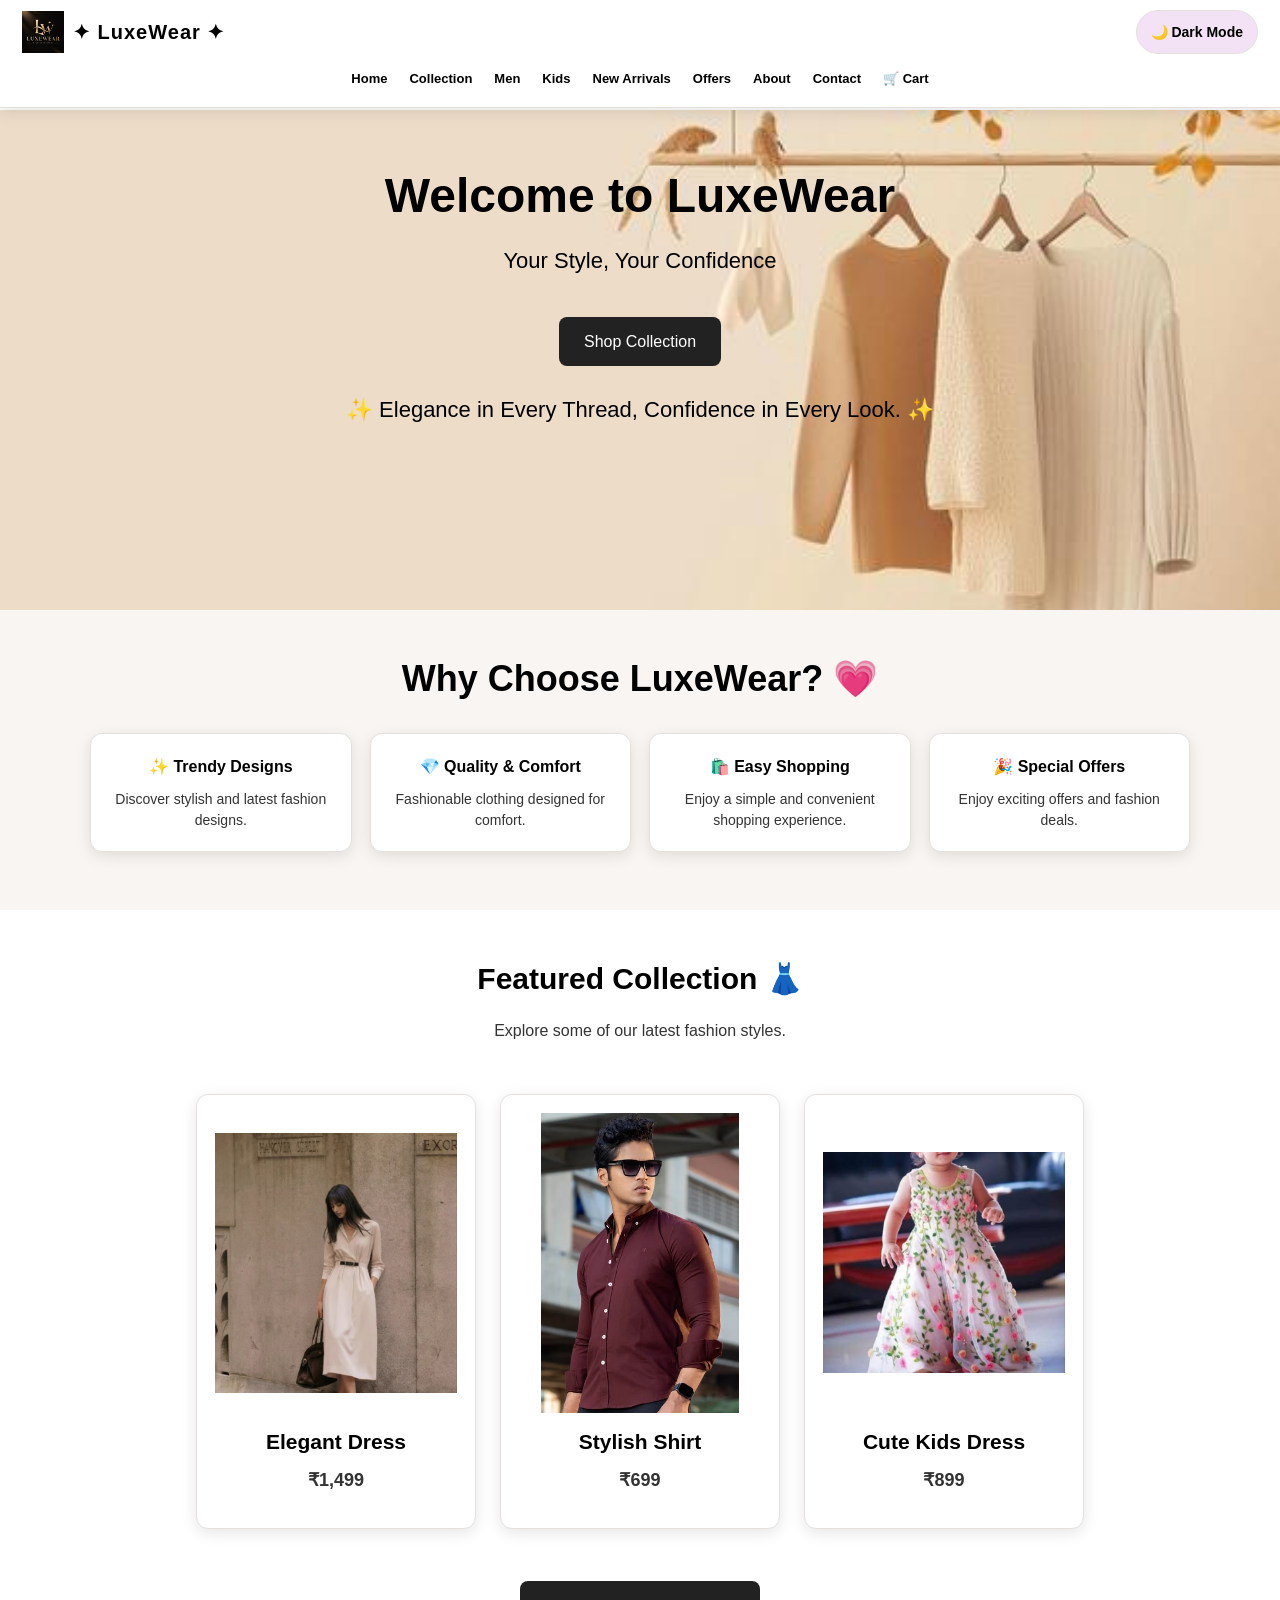
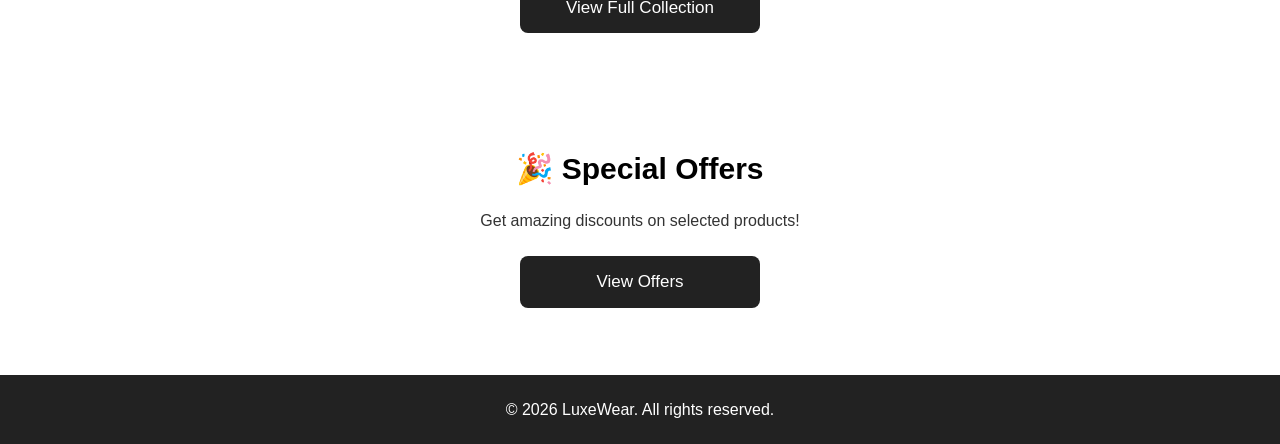
<file: index.html>
<!DOCTYPE html>
<html lang="en">

<head>
    <meta charset="UTF-8">
    <meta name="viewport" content="width=device-width, initial-scale=1.0">
    <meta name="theme-color" content="#ffffff">

    <title>LuxeWear - Fashion Store</title>

    <link rel="stylesheet" href="Style.css">
</head>

<body>

    <!-- ================= NAVBAR ================= -->

    <header class="navbar">

        <div class="brand">
            <img src="logo.png" alt="LuxeWear Logo">
            <span class="brand-name">✦ LuxeWear ✦</span>
        </div>

        <nav>
            <ul class="nav-links">

                <li><a href="#home" onclick="showSection('home'); return false;">Home</a></li>
                <li><a href="#collection" onclick="showSection('collection'); return false;">Collection</a></li>
                <li><a href="#men" onclick="showSection('men'); return false;">Men</a></li>
                <li><a href="#kids" onclick="showSection('kids'); return false;">Kids</a></li>
                <li><a href="#new-arrivals" onclick="showSection('new-arrivals'); return false;">New Arrivals</a></li>
                <li><a href="#offers" onclick="showSection('offers'); return false;">Offers</a></li>
                <li><a href="#about" onclick="showSection('about'); return false;">About</a></li>
                <li><a href="#contact" onclick="showSection('contact'); return false;">Contact</a></li>
                <li><a href="#cart" onclick="showSection('cart'); return false;">🛒 Cart</a></li>

            </ul>
        </nav>

        <button id="themeToggle" type="button">🌙 Dark Mode</button>

    </header>


    <!-- ================= HOME ================= -->

    <section id="home" class="hero">

        <div class="hero-content">

            <h1>Welcome to LuxeWear</h1>
            <p>Your Style, Your Confidence</p>

            <a href="#collection" class="btn"
               onclick="showSection('collection'); return false;">
                Shop Collection
            </a>

            <div class="brand-tagline">
                <p>✨ Elegance in Every Thread, Confidence in Every Look. ✨</p>
            </div>

        </div>

    </section>


    <!-- ================= WHY CHOOSE LUXEWEAR ================= -->

    <section class="why-luxe">

        <h2>Why Choose LuxeWear? 💗</h2>

        <div class="why-boxes">

            <div class="why-box">
                <h3>✨ Trendy Designs</h3>
                <p>Discover stylish and latest fashion designs.</p>
            </div>

            <div class="why-box">
                <h3>💎 Quality &amp; Comfort</h3>
                <p>Fashionable clothing designed for comfort.</p>
            </div>

            <div class="why-box">
                <h3>🛍️ Easy Shopping</h3>
                <p>Enjoy a simple and convenient shopping experience.</p>
            </div>

            <div class="why-box">
                <h3>🎉 Special Offers</h3>
                <p>Enjoy exciting offers and fashion deals.</p>
            </div>

        </div>

    </section>


    <!-- ================= HOME PREVIEW ================= -->

    <section class="home-preview">

        <h2>Featured Collection 👗</h2>
        <p>Explore some of our latest fashion styles.</p>

        <div class="products">

            <div class="product-card">
                <div class="product-image">
                    <img src="Images/dress.jpg" alt="Elegant Dress">
                </div>
                <h3>Elegant Dress</h3>
                <p>₹1,499</p>
            </div>

            <div class="product-card">
                <div class="product-image">
                    <img src="Images/shirt.jpg" alt="Stylish Shirt">
                </div>
                <h3>Stylish Shirt</h3>
                <p>₹699</p>
            </div>

            <div class="product-card">
                <div class="product-image">
                    <img src="Images/kidsdress.jpg" alt="Kids Dress">
                </div>
                <h3>Cute Kids Dress</h3>
                <p>₹899</p>
            </div>

        </div>

        <button class="view-collection-btn"
                onclick="showSection('collection')">
            View Full Collection
        </button>

    </section>


    <!-- ================= OFFERS PREVIEW ================= -->

    <section class="offers-preview">

        <h2>🎉 Special Offers</h2>
        <p>Get amazing discounts on selected products!</p>

        <button class="view-offers-btn"
                onclick="showSection('offers')">
            View Offers
        </button>

    </section>


    <!-- ================= CATEGORY BUTTONS ================= -->

    <div class="collection-menu">

        <button onclick="showSection('collection')">👗 Women</button>
        <button onclick="showSection('men')">👕 Men</button>
        <button onclick="showSection('kids')">👕 Kids</button>
        <button onclick="showSection('new-arrivals')">✨ New Arrivals</button>

    </div>


    <!-- ================= WOMEN COLLECTION ================= -->

    <section id="collection" class="collection">

        <h2>Latest Collection</h2>
        <h2>Women's Collection 👗</h2>

        <p>Discover beautiful and trendy fashion styles designed for you.</p>

        <div class="products" id="womenProducts">

            <div class="product-card">
                <div class="product-image">
                    <img src="Images/dress.jpg" alt="Elegant Dress">
                </div>
                <h3>Elegant Dress</h3>
                <p>₹1,499</p>
                <button onclick="shopNow('Elegant Dress', 1499)">Shop Now</button>
            </div>

            <div class="product-card">
                <div class="product-image">
                    <img src="Images/top.jpg" alt="Classic Top">
                </div>
                <h3>Classic Top</h3>
                <p>₹799</p>
                <button onclick="shopNow('Classic Top', 799)">Shop Now</button>
            </div>

            <div class="product-card">
                <div class="product-image">
                    <img src="Images/jeans.jpg" alt="Stylish Jeans">
                </div>
                <h3>Stylish Jeans</h3>
                <p>₹1,299</p>
                <button onclick="shopNow('Stylish Jeans', 1299)">Shop Now</button>
            </div>

            <div class="product-card">
                <div class="product-image">
                    <img src="Images/Floralkurti.jpg" alt="Floral Kurti">
                </div>
                <h3>Floral Kurti</h3>
                <p>₹999</p>
                <button onclick="shopNow('Floral Kurti', 999)">Shop Now</button>
            </div>

            <div class="product-card">
                <div class="product-image">
                    <img src="Images/partydress.jpg" alt="Party Dress">
                </div>
                <h3>Party Dress</h3>
                <p>₹1,099</p>
                <button onclick="shopNow('Party Dress', 1099)">Shop Now</button>
            </div>

            <div class="product-card">
                <div class="product-image">
                    <img src="Images/women-dress.jpg" alt="Elegant Women Dress">
                </div>
                <h3>Elegant Women Dress</h3>
                <p>₹1,399</p>
                <button onclick="shopNow('Elegant Women Dress', 1399)">Shop Now</button>
            </div>

        </div>

    </section>


    <!-- ================= MEN COLLECTION ================= -->

    <section id="men" class="category-section">

        <h2>Men's Collection 👕</h2>
        <p>Discover stylish and comfortable fashion for men.</p>

        <div class="products" id="menProducts">

            <div class="product-card">
                <div class="product-image">
                    <img src="Images/shirt.jpg" alt="Men's Shirt">
                </div>
                <h3>Stylish Men's Shirt</h3>
                <p>₹699</p>
                <button onclick="shopNow('Stylish Mens Shirt', 699)">Shop Now</button>
            </div>

            <div class="product-card">
                <div class="product-image">
                    <img src="Images/t-shirt.jpg" alt="Men's T-Shirt">
                </div>
                <h3>Stylish Men's T-Shirt</h3>
                <p>₹699</p>
                <button onclick="shopNow('Stylish Mens T-Shirt', 699)">Shop Now</button>
            </div>

            <div class="product-card">
                <div class="product-image">
                    <img src="Images/Jean's.jpg" alt="Men's Jeans">
                </div>
                <h3>Comfortable Men's Jeans</h3>
                <p>₹1,299</p>
                <button onclick="shopNow('Comfortable Mens Jeans', 1299)">Shop Now</button>
            </div>

            <div class="product-card">
                <div class="product-image">
                    <img src="Images/formalshirt.jpg" alt="Formal Shirt">
                </div>
                <h3>Formal Shirt</h3>
                <p>₹1,199</p>
                <button onclick="shopNow('Formal Shirt', 1199)">Shop Now</button>
            </div>

            <div class="product-card">
                <div class="product-image">
                    <img src="Images/formalpant.jpg" alt="Formal Pants">
                </div>
                <h3>Formal Pants</h3>
                <p>₹1,299</p>
                <button onclick="shopNow('Formal Pants', 1299)">Shop Now</button>
            </div>

            <div class="product-card">
                <div class="product-image">
                    <img src="Images/men-shirt.jpg" alt="Premium Casual Shirt">
                </div>
                <h3>Premium Casual Shirt</h3>
                <p>₹999</p>
                <button onclick="shopNow('Premium Casual Shirt', 999)">Shop Now</button>
            </div>

        </div>

    </section>


    <!-- ================= KIDS COLLECTION ================= -->

    <section id="kids" class="category-section">

        <h2>👕 Kids Collection</h2>
        <p>Discover cute, comfortable and stylish fashion for kids.</p>

        <div class="products" id="kidsProducts">

            <div class="product-card">
                <div class="product-image">
                    <img src="Images/kidsdress.jpg" alt="Kids Dress">
                </div>
                <h3>Cute Kids Dress</h3>
                <p>₹899</p>
                <button onclick="shopNow('Cute Kids Dress', 899)">Shop Now</button>
            </div>

            <div class="product-card">
                <div class="product-image">
                    <img src="Images/kidstshirt.png" alt="Kids T-Shirt">
                </div>
                <h3>Kids T-Shirt</h3>
                <p>₹599</p>
                <button onclick="shopNow('Kids T-Shirt', 599)">Shop Now</button>
            </div>

            <div class="product-card">
                <div class="product-image">
                    <img src="Images/kidsjean.jpg" alt="Kids Jeans">
                </div>
                <h3>Kids Stylish Jeans</h3>
                <p>₹799</p>
                <button onclick="shopNow('Kids Stylish Jeans', 799)">Shop Now</button>
            </div>

            <div class="product-card">
                <div class="product-image">
                    <img src="Images/kidsjumpsuit.jpg" alt="Kids Jumpsuit">
                </div>
                <h3>Kids Jumpsuit</h3>
                <p>₹899</p>
                <button onclick="shopNow('Kids Jumpsuit', 899)">Shop Now</button>
            </div>

            <div class="product-card">
                <div class="product-image">
                    <img src="Images/girlsfrock.jpg" alt="Girls Frock">
                </div>
                <h3>Girls Frock</h3>
                <p>₹999</p>
                <button onclick="shopNow('Girls Frock', 999)">Shop Now</button>
            </div>

            <div class="product-card">
                <div class="product-image">
                    <img src="Images/kids-outfit.jpg" alt="Kids Outfit">
                </div>
                <h3>Smart Kids Outfit</h3>
                <p>₹899</p>
                <button onclick="shopNow('Smart Kids Outfit', 899)">Shop Now</button>
            </div>

        </div>

    </section>


    <!-- ================= NEW ARRIVALS ================= -->

    <section id="new-arrivals" class="category-section">

        <h2>✨ New Arrivals</h2>
        <p>Check out our newest fashion styles.</p>

        <div class="products" id="newArrivalProducts">

            <div class="product-card">
                <div class="product-image">
                    <img src="Images/newdress.jpg" alt="New Dress">
                </div>
                <h3>New Trendy Dress</h3>
                <p>₹1,599</p>
                <button onclick="shopNow('New Trendy Dress', 1599)">Shop Now</button>
            </div>

            <div class="product-card">
                <div class="product-image">
                    <img src="Images/newshirt.jpg" alt="New Shirt">
                </div>
                <h3>New Fashion Shirt</h3>
                <p>₹1,099</p>
                <button onclick="shopNow('New Fashion Shirt', 1099)">Shop Now</button>
            </div>

            <div class="product-card">
                <div class="product-image">
                    <img src="Images/newjean.jpg" alt="New Jeans">
                </div>
                <h3>New Stylish Jeans</h3>
                <p>₹1,399</p>
                <button onclick="shopNow('New Stylish Jeans', 1399)">Shop Now</button>
            </div>

            <div class="product-card">
                <div class="product-image">
                    <img src="Images/newkurti.jpg" alt="Trendy Kurti">
                </div>
                <h3>Trendy Kurti</h3>
                <p>₹999</p>
                <button onclick="shopNow('Trendy Kurti', 999)">Shop Now</button>
            </div>

            <div class="product-card">
                <div class="product-image">
                    <img src="Images/indowestern.jpg" alt="Indo Western">
                </div>
                <h3>Indo Western</h3>
                <p>₹1,199</p>
                <button onclick="shopNow('Indo Western', 1199)">Shop Now</button>
            </div>

            <div class="product-card">
                <div class="product-image">
                    <img src="Images/trendy-kurti.jpg" alt="Stylish Kurti">
                </div>
                <h3>Stylish Kurti</h3>
                <p>₹1,199</p>
                <button onclick="shopNow('Stylish Kurti', 1199)">Shop Now</button>
            </div>

        </div>

    </section>


    <!-- ================= OFFERS ================= -->

    <section id="offers" class="offers-section">

        <h2>🏷️ Special Offers</h2>
        <p>Grab the best fashion deals from LuxeWear!</p>

        <div class="offers-container">

            <div class="offer-box">
                <h3>20% OFF</h3>
                <p>On Women's Collection</p>
                <button onclick="showOffer('20% OFF on Women Collection')">Shop Offer</button>
            </div>

            <div class="offer-box">
                <h3>30% OFF</h3>
                <p>On Men's Collection</p>
                <button onclick="showOffer('30% OFF on Men Collection')">Shop Offer</button>
            </div>

            <div class="offer-box">
                <h3>Special Sale 🎉</h3>
                <p>Limited Time Fashion Deals</p>
                <button onclick="showOffer('Special Sale')">Shop Offer</button>
            </div>

        </div>

    </section>


    <!-- ================= ABOUT ================= -->

    <section id="about" class="about">

        <h2>About LuxeWear</h2>
        <p>
            LuxeWear is a fashion brand focused on modern,
            elegant and comfortable clothing.
        </p>

    </section>


    <!-- ================= CONTACT ================= -->

    <section id="contact" class="contact">

        <h2>Contact Us</h2>

        <div class="contact-info">
            <h3>Get in Touch with LuxeWear</h3>
            <p>📧 Email: luxewear@example.com</p>
            <p>📞 Phone: +91 98765 43210</p>
            <p>📍 Location: India</p>
        </div>

    </section>


    <!-- ================= HELP BOX ================= -->

    <section class="help-section">

        <div class="help-box">

            <h2>Need Help? 💬</h2>
            <p>We are here to help you!</p>

            <input type="text" id="helpName" placeholder="Enter your name">
            <input type="email" id="helpEmail" placeholder="Enter your email">

            <textarea id="helpMessage"
                      placeholder="How can we help you?"></textarea>

            <button type="button" onclick="submitHelp()">Submit</button>

        </div>

    </section>


    <!-- ================= CART ================= -->

    <section id="cart" class="cart">

        <h2>🛒 Shopping Cart</h2>

        <div id="cartItems">
            <p>Your cart is currently empty.</p>
        </div>

        <button type="button" onclick="goToPayment()">
            Proceed to Payment 💳
        </button>

    </section>


    <!-- ================= PAYMENT ================= -->

    <section id="payment" class="payment-section">

        <h2>💳 Payment</h2>
        <p>Complete your order securely</p>

        <form class="payment-box"
              action="https://luxewear.free.je/place_order.php"
              method="GET">

            <input type="text"
                   name="customer_name"
                   id="customerName"
                   placeholder="Full Name"
                   required>

            <input type="email"
                   name="customer_email"
                   id="customerEmail"
                   placeholder="Email Address"
                   required>

            <input type="text"
                   name="customer_address"
                   id="customerAddress"
                   placeholder="Delivery Address"
                   required>

            <select name="payment_method" id="paymentMethod" required>
                <option value="">Select Payment Method</option>
                <option value="UPI">UPI</option>
                <option value="Credit Card">Credit Card</option>
                <option value="Debit Card">Debit Card</option>
                <option value="Net Banking">Net Banking</option>
                <option value="Cash on Delivery">Cash on Delivery</option>
            </select>

            <input type="hidden" name="product_name" id="productName">
            <input type="hidden" name="total_amount" id="totalAmount">

            <button type="submit">Place Order 🎉</button>

        </form>

    </section>


    <!-- ================= FOOTER ================= -->

    <footer>
        <p>&copy; 2026 LuxeWear. All rights reserved.</p>
    </footer>


    <script src="Script.js"></script>

</body>
</html>
</file>
<file: Style.css>
/* =====================================================
LUXEWEAR - COMPLETE RESPONSIVE CSS
DAY MODE + NIGHT MODE
===================================================== */

/* ---------- DAY MODE: DEFAULT THEME ---------- */

:root {
color-scheme: light;

--bg: #ffffff;
--surface: #ffffff;
--surface-soft: #f8f5f3;
--text: #333333;
--muted: #666666;
--border: #e5e0dd;
--accent: #f3e2f5;
--accent-hover: #ead5ed;
--button-bg: #333333;
--button-text: #ffffff;
--navbar-bg: #ffffff;
--footer-bg: #222222;
--footer-text: #ffffff;
--shadow: 0 4px 15px rgba(0, 0, 0, 0.10);

}

/* ---------- NIGHT MODE ---------- */

html[data-theme="dark"] {
color-scheme: dark;

--bg: #151515;
--surface: #202020;
--surface-soft: #292626;
--text: #f2eeee;
--muted: #c4bcbc;
--border: #444040;
--accent: #49364c;
--accent-hover: #604666;
--button-bg: #f0d9f2;
--button-text: #211b22;
--navbar-bg: #202020;
--footer-bg: #101010;
--footer-text: #f5f5f5;
--shadow: 0 4px 18px rgba(0, 0, 0, 0.35);

}

/* ---------- RESET ---------- */

* {
  margin: 0;
  padding: 0;
  box-sizing: border-box;
  }

html {
width: 100%;
scroll-behavior: smooth;
overflow-x: hidden;
}

body {
width: 100%;
padding-top: 140px;
font-family: Arial, sans-serif;
line-height: 1.6;
color: var(--text);
background: var(--bg);
overflow-x: hidden;
transition: background 0.25s, color 0.25s;
}

img {
max-width: 100%;
}

button,
input,
select,
textarea {
font: inherit;
}

button {
cursor: pointer;
}

a {
color: inherit;
}

/* ---------- NAVBAR ---------- */


.navbar {
    position: fixed;
    top: 0;
    left: 0;
    z-index: 9999;
    width: 100%;
    min-height: 90px;
    padding: 12px 3%;
    display: flex;
    align-items: center;
    justify-content: space-between;
    gap: 15px;
    flex-wrap: wrap;

    background: var(--navbar-bg);
    color: var(--text);
    box-shadow: var(--shadow);
    border-bottom: 1px solid var(--border);
}

.nav-links {
    display: flex;
    align-items: center;
    justify-content: center;
    flex-wrap: wrap;
    gap: 12px;
    list-style: none;
}


/* ---------- DAY / NIGHT TOGGLE BUTTON ---------- */

/* Add id="themeToggle" to your theme button */

#themeToggle {
flex-shrink: 0;
padding: 9px 13px;
border: 1px solid var(--border);
border-radius: 25px;
background: var(--accent);
color: var(--text);
font-size: 14px;
font-weight: bold;
white-space: nowrap;
transition: background 0.2s, transform 0.2s;
}

#themeToggle:hover {
background: var(--accent-hover);
transform: translateY(-1px);
}



/* ---------- HERO BACKGROUND IMAGE ---------- */

.hero {
    min-height: 480px;
    padding: 60px 20px;
    display: flex;
    align-items: center;
    justify-content: center;
    text-align: center;

    background-image:
        linear-gradient(rgba(0, 0, 0, 0.30), rgba(0, 0, 0, 0.30)),
        url("Images/fashions.jpg");

    background-size: cover;
    background-position: center;
    background-repeat: no-repeat;

    color: #ffffff;
}

.hero h1 {
    margin-bottom: 15px;
    font-size: clamp(28px, 4vw, 44px);
}

.hero p {
    margin-bottom: 25px;
    font-size: clamp(16px, 2vw, 20px);
}


/* ---------- GENERAL BUTTON ---------- */

.btn {
display: inline-block;
padding: 12px 25px;
border: none;
border-radius: 8px;
background: var(--button-bg);
color: var(--button-text);
text-decoration: none;
font-size: 16px;
transition: opacity 0.2s, transform 0.2s;
}

.btn:hover {
opacity: 0.85;
transform: translateY(-1px);
}

/* ---------- HOME PREVIEW ---------- */

.home-preview,
.offers-preview {
padding: 45px 20px;
text-align: center;
background: var(--bg);
color: var(--text);
}

.home-preview h2,
.offers-preview h2 {
margin-bottom: 15px;
font-size: 30px;
}

.home-preview > p,
.offers-preview p {
margin-bottom: 20px;
color: var(--muted);
}

.home-preview .view-collection-btn,
.offers-preview .view-offers-btn {
display: block;
width: 240px;
min-height: 52px;
margin: 22px auto;
padding: 10px 15px;
border: none;
border-radius: 8px;
background: var(--button-bg);
color: var(--button-text);
font-size: 17px;
}

/* ---------- WHY CHOOSE LUXEWEAR ---------- */

.why-luxe {
padding: 45px 20px;
text-align: center;
background: var(--surface-soft);
color: var(--text);
}

.why-luxe h2 {
margin-bottom: 25px;
}

.why-boxes {
display: grid;
grid-template-columns: repeat(4, minmax(0, 1fr));
gap: 20px;
max-width: 1100px;
margin: auto;
}

.why-box {
padding: 22px;
border: 1px solid var(--border);
border-radius: 12px;
background: var(--surface);
box-shadow: var(--shadow);
}

.why-box h3 {
margin-bottom: 10px;
}

.why-box p {
color: var(--muted);
}

/* ---------- CATEGORY BUTTONS ---------- */

.collection-menu {
position: relative;
z-index: 10;
width: 100%;
display: flex;
align-items: center;
justify-content: center;
flex-wrap: wrap;
gap: 15px;
margin-bottom: 20px;
padding: 15px 20px;
background: var(--surface);
border-bottom: 1px solid var(--border);
}

.collection-menu button {
min-width: 145px;
padding: 12px 22px;
border: 1px solid var(--border);
border-radius: 30px;
background: var(--accent);
color: var(--text);
font-size: 16px;
transition: background 0.2s, transform 0.2s;
}

.collection-menu button:hover {
background: var(--accent-hover);
transform: translateY(-2px);
}

/* ---------- COLLECTION ---------- */

.collection,
.category-section,
.offers-section {
padding: 45px 6%;
text-align: center;
background: var(--bg);
color: var(--text);
}

.collection h2,
.category-section h2,
.offers-section h2 {
margin-bottom: 15px;
font-size: 30px;
}

.collection > p,
.category-section > p {
margin-bottom: 20px;
color: var(--muted);
}

/* ---------- PRODUCT GRID ---------- */

.products {
display: grid;
grid-template-columns: repeat(3, minmax(0, 280px));
justify-content: center;
align-items: stretch;
gap: 25px;
padding: 30px 0;
}

.product-card {
width: 100%;
padding: 18px;
border: 1px solid var(--border);
border-radius: 12px;
background: var(--surface);
color: var(--text);
box-shadow: var(--shadow);
text-align: center;
transition: transform 0.2s;
}

.product-card:hover {
transform: translateY(-3px);
}

.product-image {
width: 100%;
height: 300px;
margin-bottom: 12px;
display: flex;
align-items: center;
justify-content: center;
overflow: hidden;
}

.product-image img {
width: 100%;
height: 100%;
object-fit: contain;
display: block;
}

.product-card h3 {
margin-bottom: 8px;
font-size: 21px;
}

.product-card p {
margin-bottom: 15px;
color: var(--text);
font-size: 18px;
font-weight: bold;
}

.product-card button {
padding: 11px 22px;
border: none;
border-radius: 6px;
background: var(--button-bg);
color: var(--button-text);
}

.product-card button:hover {
opacity: 0.85;
}

/* ---------- OFFERS ---------- */

.offers-container {
display: flex;
align-items: stretch;
justify-content: center;
flex-wrap: wrap;
gap: 25px;
margin-top: 30px;
}

.offer-box {
width: 250px;
padding: 25px 20px;
border: 1px solid var(--border);
border-radius: 15px;
background: var(--surface);
color: var(--text);
box-shadow: var(--shadow);
}

.offer-box h3 {
margin-bottom: 10px;
font-size: 25px;
}

.offer-box button {
margin-top: 15px;
padding: 10px 20px;
border: none;
border-radius: 8px;
background: var(--button-bg);
color: var(--button-text);
}

/* ---------- ABOUT ---------- */

.about {
padding: 50px 8%;
text-align: center;
background: var(--surface-soft);
color: var(--text);
}

.about h2 {
margin-bottom: 15px;
font-size: 30px;
}

.about p {
max-width: 750px;
margin: auto;
color: var(--muted);
font-size: 17px;
}

/* ---------- CONTACT ---------- */

.contact {
padding: 50px 8%;
text-align: center;
background: var(--bg);
color: var(--text);
}

.contact h2 {
margin-bottom: 15px;
font-size: 30px;
}

.contact p {
margin: 5px 0;
color: var(--muted);
}

/* ---------- HELP FORM ---------- */

.help-section {
width: 100%;
padding: 45px 20px;
display: flex;
justify-content: center;
align-items: center;
background: var(--bg);
}

.help-box {
width: 90%;
max-width: 500px;
margin: 0 auto;
padding: 28px;
border: 1px solid var(--border);
border-radius: 15px;
background: var(--surface);
color: var(--text);
box-shadow: var(--shadow);
text-align: center;
}

.help-box h2 {
margin-bottom: 10px;
}

.help-box p {
margin-bottom: 20px;
color: var(--muted);
}

.help-box input,
.help-box textarea {
width: 100%;
margin: 8px 0;
padding: 12px;
border: 1px solid var(--border);
border-radius: 8px;
background: var(--bg);
color: var(--text);
}

.help-box textarea {
height: 120px;
resize: vertical;
}

.help-box button {
margin-top: 10px;
padding: 12px 28px;
border: none;
border-radius: 8px;
background: var(--button-bg);
color: var(--button-text);
}

/* ---------- SHOPPING CART ---------- */

.cart {
padding: 45px 20px;
text-align: center;
background: var(--bg);
color: var(--text);
}

.cart h2 {
margin-bottom: 20px;
font-size: 30px;
}

.cart-item {
max-width: 650px;
margin: 12px auto;
padding: 15px;
border: 1px solid var(--border);
border-radius: 8px;
background: var(--surface);
color: var(--text);
}

.cart button {
margin-top: 15px;
padding: 11px 22px;
border: none;
border-radius: 8px;
background: var(--button-bg);
color: var(--button-text);
}

/* ---------- PAYMENT ---------- */

.payment-section {
padding: 45px 20px;
text-align: center;
background: var(--bg);
color: var(--text);
}

.payment-section h2 {
margin-bottom: 10px;
}

.payment-box {
width: 90%;
max-width: 500px;
margin: 25px auto;
padding: 28px;
border: 1px solid var(--border);
border-radius: 15px;
background: var(--surface);
color: var(--text);
box-shadow: var(--shadow);
}

.payment-box input,
.payment-box select {
width: 100%;
margin: 10px 0;
padding: 12px;
border: 1px solid var(--border);
border-radius: 8px;
background: var(--bg);
color: var(--text);
}

.payment-box button {
margin-top: 15px;
padding: 12px 28px;
border: none;
border-radius: 8px;
background: var(--button-bg);
color: var(--button-text);
}

/* ---------- FOOTER ---------- */

footer {
padding: 22px 15px;
text-align: center;
background: var(--footer-bg);
color: var(--footer-text);
}

/* ---------- SECTION DISPLAY CONTROL ---------- */

/* Home remains visible by default.
JavaScript controls the other sections. */

#collection,
#men,
#kids,
#new-arrivals,
#offers,
#about,
#contact,
#cart,
#payment {
display: none;
}

/* ---------- RESPONSIVE: TABLETS ---------- */

@media screen and (max-width: 900px) {
.navbar {
gap: 12px;
padding: 10px 15px;
}

.nav-links {
    gap: 10px;
}

.nav-links a {
    font-size: 13px;
}

.products {
    grid-template-columns: repeat(2, minmax(0, 280px));
}

.why-boxes {
    grid-template-columns: repeat(2, minmax(0, 1fr));
}

}

/* ---------- RESPONSIVE: MOBILE ---------- */

@media screen and (max-width: 600px) {
body {
padding-top: 175px;
}

.navbar {
    min-height: 160px;
    height: auto;
    flex-wrap: wrap;
    justify-content: center;
    gap: 8px 12px;
    padding: 8px 10px;
}

.logo img {
    width: 45px;
    height: 45px;
}

.brand-name {
    font-size: 18px;
    letter-spacing: 1px;
}

.brand-design {
    display: none;
}

#themeToggle {
    padding: 7px 10px;
    font-size: 12px;
}

.nav-links {
    width: 100%;
    display: flex;
    justify-content: center;
    flex-wrap: wrap;
    gap: 8px 14px;
}

.nav-links a {
    font-size: 12px;
}

.hero {
    min-height: 360px;
    padding: 35px 15px;
}

.hero h1 {
    font-size: 30px;
}

.hero p {
    font-size: 16px;
}

.home-preview,
.offers-preview {
    padding: 35px 15px;
}

.home-preview h2,
.offers-preview h2 {
    font-size: 25px;
}

.collection-menu {
    display: grid;
    grid-template-columns: repeat(2, minmax(0, 1fr));
    gap: 10px;
    padding: 12px 10px;
}

.collection-menu button {
    width: 100%;
    min-width: 0;
    padding: 10px 6px;
    font-size: 14px;
}

.collection,
.category-section,
.offers-section {
    padding: 35px 12px;
}

.collection h2,
.category-section h2,
.offers-section h2 {
    font-size: 25px;
}

.products {
    grid-template-columns: minmax(0, 350px);
    gap: 20px;
    padding: 20px 0;
}

.product-card {
    width: 100%;
}

.product-image {
    height: 280px;
}

.why-boxes {
    grid-template-columns: 1fr;
}

.offers-container {
    flex-direction: column;
    align-items: center;
}

.offer-box {
    width: 100%;
    max-width: 350px;
}

.about,
.contact {
    padding: 35px 15px;
}

.help-section {
    padding: 30px 12px;
}

.help-box,
.payment-box {
    width: 100%;
    padding: 20px 15px;
}

.cart {
    padding: 35px 12px;
}

}

/* ---------- ACCESSIBILITY ---------- */

button:focus-visible,
a:focus-visible,
input:focus-visible,
select:focus-visible,
textarea:focus-visible {
outline: 3px solid #ad78b4;
outline-offset: 3px;
}

/* ---------- MOBILE FIX ---------- */

@media screen and (max-width: 600px) {
    body {
        padding-top: 175px;
    }

    .navbar {
        min-height: 0;
        height: auto;
        padding: 10px;
        gap: 10px;
        justify-content: center;
    }

    .nav-links {
        width: 100%;
        gap: 10px 14px;
        justify-content: center;
    }

    .hero {
        min-height: 360px;
        padding: 35px 15px;
        background-position: center;
    }

    .products {
        grid-template-columns: minmax(0, 1fr);
        width: 100%;
    }

    .product-card {
        min-width: 0;
    }

    img {
        max-width: 100%;
    }
}

/* =========================================
   LUXEWEAR - FINAL THEME & RESPONSIVE FIX
   ========================================= */

/* DAY MODE */
:root {
    --bg: #ffffff;
    --surface: #ffffff;
    --surface-soft: #f8f5f3;
    --text: #000000;
    --muted: #333333;
    --border: #e5e0dd;
    --navbar-bg: #ffffff;
    --button-bg: #222222;
    --button-text: #ffffff;
}

/* NIGHT MODE */
html[data-theme="dark"] {
    --bg: #151515;
    --surface: #222222;
    --surface-soft: #292626;
    --text: #ffffff;
    --muted: #e0e0e0;
    --border: #484848;
    --navbar-bg: #202020;
    --button-bg: #f0d9f2;
    --button-text: #211b22;
}

/* Apply theme colors consistently */
body,
.navbar,
.home-preview,
.offers-preview,
.collection,
.category-section,
.offers-section,
.about,
.contact,
.cart,
.payment-section,
.help-section,
.why-luxe {
    color: var(--text);
}

.product-card,
.offer-box,
.help-box,
.payment-box,
.cart-item,
.why-box {
    color: var(--text);
    background-color: var(--surface);
    border-color: var(--border);
}

p,
.product-card p,
.about p,
.contact p,
.help-box p,
.home-preview > p,
.offers-preview p {
    color: var(--muted);
}

/* DAY MODE: images remain fully bright */
img,
.product-image img {
    filter: none;
    transition: filter 0.25s ease;
}

/* NIGHT MODE: images become slightly darker */
html[data-theme="dark"] img,
html[data-theme="dark"] .product-image img {
    filter: brightness(0.82);
}

/* Keep logo and theme button clear */
.logo img,
#themeToggle {
    filter: none !important;
}

/* Fashion background image */
.hero {
    background-image:
        linear-gradient(
            rgba(0, 0, 0, 0.25),
            rgba(0, 0, 0, 0.25)
        ),
        url("Images/Fashion.jpg");
    background-size: cover;
    background-position: center;
    background-repeat: no-repeat;
    color: #ffffff;
}

html[data-theme="dark"] .hero {
    background-image:
        linear-gradient(
            rgba(0, 0, 0, 0.48),
            rgba(0, 0, 0, 0.48)
        ),
        url("Images/fashions.jpg");
}

/* WHY CHOOSE LUXEWEAR: 2 ROWS x 2 COLUMNS */
.why-boxes {
    display: grid;
    grid-template-columns: repeat(2, minmax(0, 1fr));
    grid-template-rows: repeat(2, auto);
    gap: 20px;
    width: 100%;
    max-width: 900px;
    margin: 0 auto;
    align-items: stretch;
}

.why-box {
    min-width: 0;
    padding: 22px;
    border: 1px solid var(--border);
    border-radius: 12px;
    box-shadow: var(--shadow);
    overflow-wrap: anywhere;
}

/* Product cards stay aligned */
.products {
    display: grid;
    grid-template-columns: repeat(3, minmax(0, 280px));
    justify-content: center;
    align-items: stretch;
    gap: 24px;
    width: 100%;
}

.product-card {
    min-width: 0;
    width: 100%;
}

.product-image {
    width: 100%;
    overflow: hidden;
}

.product-image img {
    width: 100%;
    height: 100%;
    object-fit: contain;
}

/* Prevent unwanted horizontal scrolling */
html,
body {
    width: 100%;
    max-width: 100%;
    overflow-x: clip;
}

* {
    box-sizing: border-box;
}

/* TABLET */
@media screen and (max-width: 900px) {
    .navbar {
        gap: 12px;
        padding: 10px 15px;
        flex-wrap: wrap;
    }

    .nav-links {
        gap: 10px;
    }

    .products {
        grid-template-columns: repeat(2, minmax(0, 280px));
    }
}

/* MOBILE */
@media screen and (max-width: 600px) {
    body {
        padding-top: 175px;
    }

    .navbar {
        min-height: 0;
        height: auto;
        padding: 10px;
        justify-content: center;
        gap: 10px;
    }

    .logo img {
        width: 45px;
        height: 45px;
    }

    .nav-links {
        width: 100%;
        justify-content: center;
        flex-wrap: wrap;
        gap: 8px 12px;
    }

    .nav-links a {
        font-size: 12px;
    }

    #themeToggle {
        padding: 7px 10px;
        font-size: 12px;
    }

    .hero {
        min-height: 350px;
        padding: 30px 15px;
        background-position: center;
    }

    .hero h1 {
        font-size: 29px;
    }

    .hero p {
        font-size: 16px;
    }

    .products {
        grid-template-columns: minmax(0, 1fr);
        gap: 18px;
        padding: 20px 0;
    }

    .product-card {
        max-width: 380px;
        margin: 0 auto;
    }

    /* Two columns and two rows on mobile too */
    .why-boxes {
        grid-template-columns: repeat(2, minmax(0, 1fr));
        grid-template-rows: repeat(2, auto);
        gap: 10px;
    }

    .why-box {
        padding: 13px 9px;
        font-size: 13px;
    }

    .why-box h3 {
        font-size: 15px;
    }

    .why-box p {
        font-size: 12px;
    }

    .collection,
    .category-section,
    .offers-section {
        padding: 30px 12px;
    }

    .help-box,
    .payment-box {
        width: 100%;
        padding: 18px 12px;
    }

    .collection-menu {
        grid-template-columns: repeat(2, minmax(0, 1fr));
        gap: 8px;
        padding: 10px;
    }

    .collection-menu button {
        min-width: 0;
        width: 100%;
        padding: 10px 5px;
        font-size: 13px;
    }
}

/* Payment section visibility */
#payment.payment-show {
    display: block;
}

/* =========================================
   LUXEWEAR - HEADER, HERO & MOBILE FIX
   ========================================= */

/* Prevent horizontal overflow */
* {
    box-sizing: border-box;
}

html,
body {
    width: 100%;
    max-width: 100%;
    overflow-x: hidden;
}

body {
    padding-top: 100px;
    color: #000000;
}

/* ---------- HEADER / NAVBAR ---------- */

.navbar {
    position: fixed;
    top: 0;
    left: 0;
    width: 100%;
    min-height: 90px;
    height: auto;
    padding: 10px 18px;
    display: flex;
    flex-direction: row;
    align-items: center;
    justify-content: space-between;
    flex-wrap: nowrap;
    gap: 12px;
    background: var(--navbar-bg, #ffffff);
    z-index: 9999;
}

/* Your HTML uses .brand, not .logo */
.brand {
    display: flex;
    align-items: center;
    flex-shrink: 0;
    gap: 8px;
    min-width: 0;
}

.brand img {
    width: 48px;
    height: 48px;
    max-width: 48px;
    object-fit: contain;
    display: block;
    flex-shrink: 0;
}

.brand .brand-name {
    font-size: 19px;
    font-weight: bold;
    letter-spacing: 1px;
    white-space: nowrap;
}

/* Navigation */
.navbar nav {
    flex: 1;
    min-width: 0;
}

.nav-links {
    display: flex;
    flex-direction: row;
    align-items: center;
    justify-content: center;
    flex-wrap: wrap;
    gap: 8px 13px;
    list-style: none;
    margin: 0;
    padding: 0;
}

.nav-links li {
    margin: 0;
    padding: 0;
}

.nav-links a {
    color: var(--text, #000000);
    text-decoration: none;
    font-size: 13px;
    font-weight: 600;
    white-space: nowrap;
}

.nav-links a:hover {
    color: #a66eac;
}

/* Day/night button */
#themeToggle {
    flex-shrink: 0;
    padding: 8px 11px;
    border: 1px solid var(--border, #dddddd);
    border-radius: 25px;
    background: var(--accent, #f3e2f5);
    color: var(--text, #000000);
    font-size: 12px;
    white-space: nowrap;
}

/* ---------- HERO BACKGROUND IMAGE ---------- */

.hero {
    width: 100%;
    min-height: 500px;
    padding: 55px 20px;
    display: flex;
    align-items: center;
    justify-content: center;
    text-align: center;

    /* If Fashion.jpg is inside Images folder */
    background-image:
        linear-gradient(
            rgba(255, 255, 255, 0.12),
            rgba(255, 255, 255, 0.12)
        ),
        url("Images/fashions.jpg");

    background-size: cover;
    background-position: center;
    background-repeat: no-repeat;

    color: #000000;
}

.hero-content {
    width: 100%;
    max-width: 850px;
    margin: auto;
}

.hero h1 {
    color: #000000;
    font-size: clamp(30px, 4vw, 46px);
    line-height: 1.25;
    overflow-wrap: break-word;
}

.hero p {
    color: #000000;
    font-size: clamp(16px, 2vw, 22px);
}

.hero .btn {
    margin-top: 12px;
}

/* Tagline */
.brand-tagline {
    max-width: 650px;
    margin: 25px auto 0;
}

.brand-tagline p {
    line-height: 1.7;
}

/* ---------- WHY CHOOSE: 2 ROWS, 2 COLUMNS ---------- */

.why-luxe {
    width: 100%;
    padding: 40px 18px;
    text-align: center;
}

.why-luxe h2 {
    margin-bottom: 25px;
    font-size: clamp(25px, 4vw, 36px);
}

.why-boxes {
    width: 100%;
    max-width: 850px;
    margin: 0 auto;
    display: grid;
    grid-template-columns: repeat(2, minmax(0, 1fr));
    grid-template-rows: auto auto;
    gap: 15px;
}

.why-box {
    min-width: 0;
    padding: 18px 12px;
    overflow-wrap: break-word;
}

.why-box h3 {
    font-size: 16px;
}

.why-box p {
    font-size: 14px;
    line-height: 1.5;
}

/* ---------- PRODUCT IMAGES ---------- */

.product-image {
    width: 100%;
    overflow: hidden;
}

.product-image img,
img.product-image {
    max-width: 100%;
    object-fit: contain;
}

/* ---------- NIGHT MODE ---------- */

html[data-theme="dark"] body {
    color: #ffffff;
}

html[data-theme="dark"] .navbar {
    background: #202020;
}

html[data-theme="dark"] .brand-name,
html[data-theme="dark"] .nav-links a {
    color: #ffffff;
}

html[data-theme="dark"] .hero {
    color: #ffffff;

    background-image:
        linear-gradient(
            rgba(0, 0, 0, 0.48),
            rgba(0, 0, 0, 0.48)
        ),
        url("Images/Fashion.jpg");

    background-size: cover;
    background-position: center;
    background-repeat: no-repeat;
}

html[data-theme="dark"] .hero h1,
html[data-theme="dark"] .hero p,
html[data-theme="dark"] .brand-tagline p {
    color: #ffffff;
}

html[data-theme="dark"] .why-luxe,
html[data-theme="dark"] .why-box,
html[data-theme="dark"] .home-preview,
html[data-theme="dark"] .offers-preview {
    color: #ffffff;
}

html[data-theme="dark"] .why-box {
    background: #202020;
    border-color: #444444;
}

html[data-theme="dark"] .why-box p,
html[data-theme="dark"] .home-preview p,
html[data-theme="dark"] .offers-preview p {
    color: #eeeeee;
}

/* Slightly darker product pictures in night mode */
html[data-theme="dark"] .product-image img,
html[data-theme="dark"] img.product-image {
    filter: brightness(0.88);
}

/* ---------- TABLET ---------- */

@media screen and (max-width: 900px) {
    body {
        padding-top: 125px;
    }

    .navbar {
        min-height: 115px;
        padding: 9px 12px;
        flex-wrap: wrap;
        justify-content: center;
        gap: 9px 12px;
    }

    .brand {
        justify-content: center;
    }

    .navbar nav {
        flex: 1 1 100%;
        width: 100%;
    }

    .nav-links {
        justify-content: center;
        gap: 8px 12px;
    }

    #themeToggle {
        margin: 0 auto;
    }
}

/* ---------- MOBILE ---------- */

@media screen and (max-width: 600px) {
    body {
        padding-top: 0;
    }

    .navbar {
        position: relative;
        top: auto;
        left: auto;
        min-height: auto;
        width: 100%;
        padding: 12px 8px;
        display: flex;
        flex-direction: column;
        align-items: center;
        justify-content: center;
        gap: 12px;
    }

    .brand {
        width: 100%;
        display: flex;
        align-items: center;
        justify-content: center;
        gap: 9px;
    }

    .brand img {
        width: 42px;
        height: 42px;
        max-width: 42px;
    }

    .brand .brand-name {
        font-size: 21px;
        letter-spacing: 1px;
    }

    .navbar nav {
        width: 100%;
        flex: none;
    }

    .nav-links {
        width: 100%;
        display: flex;
        flex-direction: row;
        align-items: center;
        justify-content: center;
        flex-wrap: wrap;
        gap: 10px 13px;
    }

    .nav-links a {
        font-size: 13px;
    }

    #themeToggle {
        display: block;
        margin: 0 auto;
        padding: 8px 15px;
        font-size: 13px;
    }

    .hero {
        min-height: 430px;
        padding: 40px 16px;
        background-position: center center;
    }

    .hero h1 {
        font-size: 32px;
        line-height: 1.35;
        color: #000000;
    }

    .hero p {
        font-size: 17px;
        line-height: 1.6;
        color: #000000;
    }

    html[data-theme="dark"] .hero h1,
    html[data-theme="dark"] .hero p {
        color: #ffffff;
    }

    .hero .btn {
        max-width: 100%;
        padding: 12px 20px;
    }

    .brand-tagline {
        margin-top: 24px;
    }

    .brand-tagline p {
        font-size: 16px;
    }

    .why-luxe {
        padding: 30px 12px;
    }

    .why-luxe h2 {
        font-size: 27px;
        line-height: 1.4;
    }

    /* Exactly 2 columns and 2 rows for four boxes */
    .why-boxes {
        grid-template-columns: repeat(2, minmax(0, 1fr));
        grid-template-rows: repeat(2, auto);
        gap: 10px;
    }

    .why-box {
        padding: 15px 9px;
    }

    .why-box h3 {
        font-size: 14px;
    }

    .why-box p {
        font-size: 12px;
    }

    .products {
        grid-template-columns: minmax(0, 1fr);
        width: 100%;
        gap: 18px;
    }

    .product-card {
        width: 100%;
        min-width: 0;
    }
}

/* =====================================
   FINAL FIX: FIXED NAVBAR + PAGE COLORS
   ===================================== */

/* Keep navbar fixed at the top */
.navbar {
    position: fixed !important;
    top: 0;
    left: 0;
    right: 0;
    width: 100%;
    z-index: 99999;
}

/* Add space so content does not go under navbar */
body {
    padding-top: 110px !important;
    background: #ffffff;
    color: #000000;
}

/* DAY MODE: readable black text on light backgrounds */
body,
.home-preview,
.offers-preview,
.why-luxe,
.collection,
.category-section,
.offers-section,
.about,
.contact,
.help-section,
.cart,
.payment-section {
    background-color: #ffffff;
    color: #000000;
}

.why-box,
.product-card,
.offer-box,
.help-box,
.payment-box,
.cart-item {
    background-color: #ffffff;
    color: #000000;
}

h1, h2, h3, h4, p, label {
    color: inherit;
}

.home-preview p,
.offers-preview p,
.why-box p,
.about p,
.contact p,
.help-box p {
    color: #333333;
}

/* Ensure form fields are readable */
input,
textarea,
select {
    background-color: #ffffff;
    color: #000000;
}

/* NIGHT MODE: dark backgrounds and white text */
html[data-theme="dark"] body,
html[data-theme="dark"] .home-preview,
html[data-theme="dark"] .offers-preview,
html[data-theme="dark"] .why-luxe,
html[data-theme="dark"] .collection,
html[data-theme="dark"] .category-section,
html[data-theme="dark"] .offers-section,
html[data-theme="dark"] .about,
html[data-theme="dark"] .contact,
html[data-theme="dark"] .help-section,
html[data-theme="dark"] .cart,
html[data-theme="dark"] .payment-section {
    background-color: #151515;
    color: #ffffff;
}

html[data-theme="dark"] .why-box,
html[data-theme="dark"] .product-card,
html[data-theme="dark"] .offer-box,
html[data-theme="dark"] .help-box,
html[data-theme="dark"] .payment-box,
html[data-theme="dark"] .cart-item {
    background-color: #222222;
    color: #ffffff;
    border-color: #444444;
}

html[data-theme="dark"] h1,
html[data-theme="dark"] h2,
html[data-theme="dark"] h3,
html[data-theme="dark"] h4,
html[data-theme="dark"] p,
html[data-theme="dark"] label,
html[data-theme="dark"] .home-preview p,
html[data-theme="dark"] .offers-preview p,
html[data-theme="dark"] .why-box p,
html[data-theme="dark"] .about p,
html[data-theme="dark"] .contact p,
html[data-theme="dark"] .help-box p {
    color: #ffffff;
}

html[data-theme="dark"] input,
html[data-theme="dark"] textarea,
html[data-theme="dark"] select {
    background-color: #292929;
    color: #ffffff;
    border-color: #555555;
}

html[data-theme="dark"] input::placeholder,
html[data-theme="dark"] textarea::placeholder {
    color: #cccccc;
}

/* Footer stays readable */
footer {
    background-color: #222222;
    color: #ffffff;
}

html[data-theme="dark"] footer {
    background-color: #080808;
    color: #ffffff;
}

/* Mobile: fixed navbar with correct content spacing */
@media screen and (max-width: 600px) {
    .navbar {
        position: fixed !important;
        top: 0;
        left: 0;
        right: 0;
        width: 100%;
        padding: 8px;
        gap: 8px;
    }

    body {
        padding-top: 180px !important;
    }
}

/* ==========================================
   LUXEWEAR - FINAL RESPONSIVE FIX
   ========================================== */

* {
    box-sizing: border-box;
}

html,
body {
    width: 100%;
    max-width: 100%;
    margin: 0;
    overflow-x: hidden;
}

body {
    padding-top: 100px;
    background: var(--bg, #ffffff);
    color: #000000;
}

/* ========== LAPTOP NAVBAR: ONE LINE ========== */

.navbar {
    position: fixed !important;
    top: 0;
    left: 0;
    right: 0;
    z-index: 99999;
    width: 100%;
    min-height: 82px;
    padding: 10px 18px;
    display: flex;
    flex-direction: row;
    flex-wrap: nowrap;
    align-items: center;
    justify-content: space-between;
    gap: 12px;
    background: var(--navbar-bg, #ffffff);
}

.brand {
    display: flex;
    align-items: center;
    justify-content: flex-start;
    gap: 8px;
    flex: 0 0 auto;
    min-width: 0;
}

.brand img {
    display: block;
    width: 45px;
    height: 45px;
    object-fit: contain;
    flex-shrink: 0;
}

.brand .brand-name {
    font-size: 19px;
    font-weight: bold;
    white-space: nowrap;
    letter-spacing: 1px;
}

.navbar nav {
    flex: 1 1 auto;
    min-width: 0;
}

.nav-links {
    display: flex;
    flex-direction: row;
    align-items: center;
    justify-content: center;
    flex-wrap: nowrap;
    gap: 12px;
    list-style: none;
    margin: 0;
    padding: 0;
}

.nav-links li {
    margin: 0;
    padding: 0;
    flex: 0 0 auto;
}

.nav-links a {
    color: var(--text, #000000);
    font-size: 12px;
    font-weight: 600;
    text-decoration: none;
    white-space: nowrap;
}

#themeToggle {
    flex: 0 0 auto;
    padding: 8px 12px;
    border: 1px solid var(--border, #dddddd);
    border-radius: 24px;
    background: var(--accent, #f3e2f5);
    color: var(--text, #000000);
    font-size: 12px;
    white-space: nowrap;
}

/* ========== HERO BACKGROUND IMAGE ========== */

.hero {
    position: relative;
    isolation: isolate;
    width: 100%;
    min-height: 500px;
    padding: 55px 20px;
    display: flex;
    align-items: center;
    justify-content: center;
    text-align: center;
    background-image: url("Images/fashions.jpg");
    background-size: cover;
    background-position: center;
    background-repeat: no-repeat;
    color: #000000;
}

.hero-content {
    position: relative;
    z-index: 1;
    width: 100%;
    max-width: 850px;
    margin: auto;
}

.hero h1 {
    color: #000000;
    font-size: clamp(32px, 4vw, 48px);
    line-height: 1.3;
}

.hero p,
.brand-tagline p {
    color: #000000;
    line-height: 1.7;
}

.hero .btn {
    display: inline-block;
    margin-top: 12px;
}

/* ========== WHY CHOOSE LUXEWEAR ========== */

.why-luxe {
    width: 100%;
    padding: 40px 20px;
    text-align: center;
    background: var(--surface-soft, #f8f5f3);
    color: var(--text, #000000);
}

.why-luxe h2 {
    margin: 0 0 25px;
    font-size: clamp(26px, 3vw, 36px);
}

.why-boxes {
    width: 100%;
    max-width: 1100px;
    margin: 0 auto;
    display: grid;
    grid-template-columns: repeat(4, minmax(0, 1fr));
    gap: 18px;
}

.why-box {
    min-width: 0;
    padding: 20px 14px;
    border: 1px solid var(--border, #e5e0dd);
    border-radius: 12px;
    background: var(--surface, #ffffff);
    color: var(--text, #000000);
    overflow-wrap: anywhere;
}

.why-box h3 {
    margin-bottom: 10px;
}

.why-box p {
    color: var(--muted, #444444);
}

/* ========== DAY MODE ========== */

html[data-theme="light"] .hero,
html:not([data-theme="dark"]) .hero {
    background-image: url("Images/fashions.jpg");
    color: #000000;
}

html[data-theme="light"] .hero h1,
html[data-theme="light"] .hero p,
html[data-theme="light"] .brand-tagline p,
html:not([data-theme="dark"]) .hero h1,
html:not([data-theme="dark"]) .hero p,
html:not([data-theme="dark"]) .brand-tagline p {
    color: #000000;
}

/* ========== NIGHT MODE ========== */

html[data-theme="dark"] body {
    background: #151515;
    color: #ffffff;
}

html[data-theme="dark"] .navbar {
    background: #202020;
}

html[data-theme="dark"] .brand-name,
html[data-theme="dark"] .nav-links a {
    color: #ffffff;
}

html[data-theme="dark"] .hero {
    background-image:
        linear-gradient(rgba(0, 0, 0, 0.48), rgba(0, 0, 0, 0.48)),
        url("Images/fashions.jpg");
    background-size: cover;
    background-position: center;
    background-repeat: no-repeat;
    color: #ffffff;
}

html[data-theme="dark"] .hero h1,
html[data-theme="dark"] .hero p,
html[data-theme="dark"] .brand-tagline p {
    color: #ffffff;
}

html[data-theme="dark"] .why-luxe,
html[data-theme="dark"] .why-box {
    background: #202020;
    color: #ffffff;
    border-color: #444444;
}

html[data-theme="dark"] .why-box p {
    color: #eeeeee;
}

html[data-theme="dark"] .product-image img,
html[data-theme="dark"] img.product-image {
    filter: brightness(0.88);
}

/* ========== PAYMENT SECTION FIX ========== */

/* Hidden until JavaScript opens the payment section */
#payment {
    display: none;
}

/* Your goToPayment() function adds this class */
#payment.payment-show {
    display: block !important;
    width: 100%;
    min-height: 60vh;
    padding: 35px 18px;
    background: var(--bg, #ffffff);
    color: var(--text, #000000);
}

.payment-box {
    width: 100%;
    max-width: 500px;
    margin: 22px auto;
    display: flex;
    flex-direction: column;
    gap: 12px;
}

.payment-box input,
.payment-box select {
    width: 100%;
    min-height: 45px;
    margin: 0;
    padding: 12px;
}

.payment-box button {
    width: 100%;
    min-height: 45px;
}

html[data-theme="dark"] #payment.payment-show {
    background: #151515;
    color: #ffffff;
}

html[data-theme="dark"] .payment-box {
    background: #222222;
    color: #ffffff;
    border-color: #444444;
}

/* ========== MOBILE NAVBAR: TWO ROWS ========== */

@media screen and (max-width: 600px) {
    body {
        padding-top: 0 !important;
    }

    .navbar {
        position: fixed !important;
        top: 0;
        left: 0;
        right: 0;
        width: 100%;
        min-height: 0;
        padding: 10px 8px;
        display: grid;
        grid-template-columns: minmax(0, 1fr) auto;
        grid-template-rows: auto auto;
        align-items: center;
        justify-content: stretch;
        gap: 12px 6px;
    }

    /* First row: logo + brand */
    .brand {
        grid-column: 1;
        grid-row: 1;
        justify-content: flex-start;
        gap: 6px;
    }

    .brand img {
        width: 36px;
        height: 36px;
    }

    .brand .brand-name {
        font-size: 17px;
        letter-spacing: 0;
    }

    /* Second row: navigation links */
    .navbar nav {
        grid-column: 1 / -1;
        grid-row: 2;
        width: 100%;
        min-width: 0;
    }

    .nav-links {
        width: 100%;
        display: flex;
        flex-direction: row;
        justify-content: center;
        align-items: center;
        flex-wrap: wrap;
        gap: 9px 13px;
    }

    .nav-links a {
        font-size: 12px;
    }

    /* Theme button stays beside brand on first row */
    #themeToggle {
        grid-column: 2;
        grid-row: 1;
        justify-self: end;
        padding: 7px 9px;
        font-size: 11px;
    }

    /* Keep page content below the fixed header */
    body {
        padding-top: 125px !important;
    }

    .hero {
        min-height: 440px;
        padding: 38px 14px;
        background-position: center;
    }

    .hero h1 {
        font-size: 31px;
    }

    .hero p,
    .brand-tagline p {
        font-size: 16px;
    }

    .why-luxe {
        padding: 30px 12px;
    }

    .why-luxe h2 {
        font-size: 26px;
        line-height: 1.4;
    }

    /* Mobile: two columns, two rows */
    .why-boxes {
        grid-template-columns: repeat(2, minmax(0, 1fr));
        grid-template-rows: repeat(2, auto);
        gap: 10px;
    }

    .why-box {
        padding: 14px 8px;
    }

    .why-box h3 {
        font-size: 14px;
    }

    .why-box p {
        font-size: 12px;
    }

    #payment.payment-show {
        padding: 28px 12px;
    }
}

/* Smaller phones */
@media screen and (max-width: 360px) {
    .brand .brand-name {
        font-size: 15px;
    }

    .brand img {
        width: 31px;
        height: 31px;
    }

    #themeToggle {
        padding: 6px 7px;
        font-size: 10px;
    }

    .nav-links {
        gap: 8px 10px;
    }

    .nav-links a {
        font-size: 11px;
    }
}

/* Medium screens: prevent navbar from becoming crowded */
@media screen and (min-width: 601px) and (max-width: 1050px) {
    .navbar {
        flex-wrap: wrap;
        justify-content: center;
    }

    .navbar nav {
        flex: 1 1 100%;
    }

    .nav-links {
        flex-wrap: wrap;
    }

    body {
        padding-top: 125px;
    }
}

/* Hide the extra category navigation bar */
.collection-menu {
    display: none !important;
}

/* ===== LUXEWEAR NAVBAR LAPTOP ALIGNMENT FIX ===== */

.navbar {
    width: 100%;
    min-height: 82px;
    padding: 12px 3%;
    display: flex;
    flex-direction: row;
    flex-wrap: nowrap;
    align-items: center;
    justify-content: space-between;
    gap: 24px;
    box-sizing: border-box;
}

.navbar .brand {
    display: flex;
    flex: 0 0 auto;
    align-items: center;
    gap: 10px;
    white-space: nowrap;
}

.navbar .brand img {
    width: 45px;
    height: 45px;
    object-fit: contain;
}

.navbar .brand-name {
    font-size: 20px;
    white-space: nowrap;
}

.navbar nav {
    flex: 1 1 auto;
    min-width: 0;
}

.navbar .nav-links {
    display: flex;
    flex-direction: row;
    flex-wrap: nowrap;
    align-items: center;
    justify-content: center;
    gap: clamp(16px, 2vw, 32px);
    list-style: none;
    margin: 0;
    padding: 0;
}

.navbar .nav-links li {
    flex: 0 0 auto;
    margin: 0;
    padding: 0;
}

.navbar .nav-links a {
    display: block;
    padding: 10px 2px;
    font-size: 15px;
    white-space: nowrap;
    text-decoration: none;
}

.navbar #themeToggle {
    flex: 0 0 auto;
    white-space: nowrap;
    padding: 10px 14px;
    font-size: 14px;
    cursor: pointer;
}

/* ===== MEDIUM LAPTOPS / SMALL SCREENS ===== */

@media (min-width: 601px) and (max-width: 1050px) {
    .navbar {
        gap: 12px;
        padding-left: 2%;
        padding-right: 2%;
    }

    .navbar .brand-name {
        font-size: 17px;
    }

    .navbar .nav-links {
        gap: 12px;
    }

    .navbar .nav-links a {
        font-size: 13px;
    }

    .navbar #themeToggle {
        padding: 8px 10px;
        font-size: 12px;
    }
}

/* ===== LUXEWEAR NAVBAR ALIGNMENT ONLY ===== */

.navbar {
    position: fixed !important;
    top: 0;
    left: 0;
    right: 0;
    z-index: 99999;
    width: 100%;
    min-height: 100px;
    padding: 10px 22px;
    display: flex;
    flex-direction: row;
    flex-wrap: wrap;
    align-items: center;
    justify-content: space-between;
    gap: 8px 18px;
    box-sizing: border-box;
    background: var(--navbar-bg, #ffffff);
}

.navbar .brand {
    display: flex;
    align-items: center;
    flex: 0 0 auto;
    gap: 8px;
    white-space: nowrap;
}

.navbar .brand img {
    width: 42px;
    height: 42px;
    object-fit: contain;
}

.navbar .brand-name {
    font-size: 20px;
    white-space: nowrap;
}

.navbar #themeToggle {
    flex: 0 0 auto;
    white-space: nowrap;
    margin-left: auto;
}

/* Navigation links: second row on laptop */
.navbar nav {
    order: 3;
    flex: 1 0 100%;
    width: 100%;
    min-width: 0;
}

.navbar .nav-links {
    display: flex;
    flex-direction: row;
    flex-wrap: nowrap;
    align-items: center;
    justify-content: space-between;
    gap: 12px;
    width: 100%;
    list-style: none;
    margin: 0;
    padding: 0;
}

.navbar .nav-links li {
    flex: 0 0 auto;
    margin: 0;
    padding: 0;
}

.navbar .nav-links a {
    display: block;
    padding: 8px 0;
    font-size: 13px;
    white-space: nowrap;
    text-decoration: none;
}

/* Keep page content below the fixed navbar */
body {
    padding-top: 115px;
}


/* ===== LUXEWEAR NAVBAR LAYOUT ===== */

.navbar {
    position: fixed !important;
    top: 0;
    left: 0;
    right: 0;
    z-index: 99999;
    width: 100%;
    padding: 10px 22px;
    display: grid;
    grid-template-columns: 1fr auto;
    grid-template-rows: auto auto;
    align-items: center;
    gap: 8px 16px;
    box-sizing: border-box;
    background: var(--navbar-bg, #ffffff);
}

.navbar .brand {
    grid-column: 1;
    grid-row: 1;
    display: flex;
    align-items: center;
    gap: 9px;
    justify-self: start;
    white-space: nowrap;
}

.navbar .brand img {
    width: 42px;
    height: 42px;
    object-fit: contain;
}

.navbar .brand-name {
    font-size: 20px;
    white-space: nowrap;
}

.navbar #themeToggle {
    grid-column: 2;
    grid-row: 1;
    justify-self: end;
    white-space: nowrap;
    margin: 0;
}

.navbar nav {
    grid-column: 1 / -1;
    grid-row: 2;
    width: 100%;
    min-width: 0;
}

.navbar .nav-links {
    display: flex;
    flex-direction: row;
    flex-wrap: nowrap;
    align-items: center;
    justify-content: space-between;
    gap: 12px;
    width: 100%;
    margin: 0;
    padding: 0;
    list-style: none;
}

.navbar .nav-links li {
    flex: 0 0 auto;
    margin: 0;
    padding: 0;
}

.navbar .nav-links a {
    display: block;
    padding: 7px 0;
    font-size: 13px;
    white-space: nowrap;
    text-decoration: none;
}

body {
    padding-top: 115px;
}

/* ===== PHONE ===== */
@media (max-width: 600px) {
    .navbar {
        padding: 8px 10px;
        gap: 6px 8px;
    }

    .navbar .brand img {
        width: 34px;
        height: 34px;
    }

    .navbar .brand-name {
        font-size: 16px;
    }

    .navbar #themeToggle {
        padding: 7px 8px;
        font-size: 11px;
    }

    .navbar .nav-links {
        flex-wrap: wrap;
        justify-content: center;
        column-gap: 15px;
        row-gap: 2px;
    }

    .navbar .nav-links a {
        font-size: 12px;
        padding: 4px 0;
    }

    body {
        padding-top: 115px;
    }
}

/* Laptop: normal spacing between navbar links */

@media (min-width: 601px) {
    .navbar .nav-links {
        justify-content: center;
        gap: 22px;
        flex-wrap: nowrap;
    }

    .navbar .nav-links a {
        font-size: 13px;
        padding: 7px 0;
    }
}
</file>
